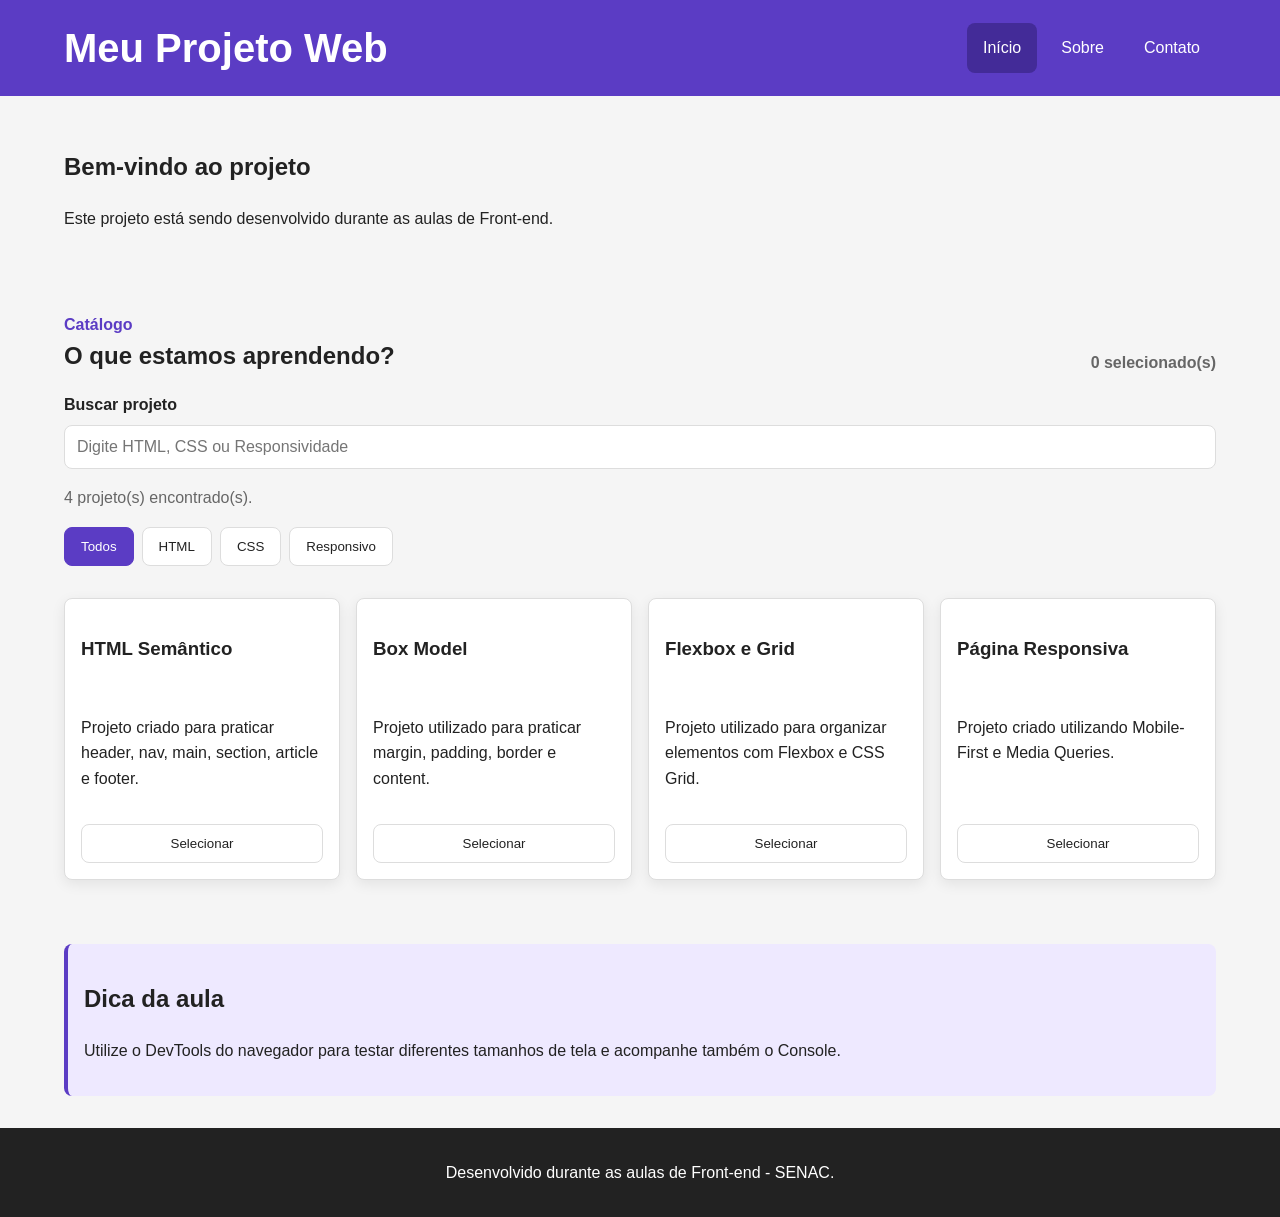
<file: index.html>
<!DOCTYPE html>
<html lang="pt-BR">

<head>
    <meta charset="UTF-8">

    <meta
        name="viewport"
        content="width=device-width, initial-scale=1.0"
    >

    <title>Início - Meu Projeto Web</title>

    <link rel="stylesheet" href="css/style.css">

    <script src="js/app.js" defer></script>
</head>

<body>

    <header class="cabecalho">

        <div class="container cabecalho-conteudo">

            <h1>Meu Projeto Web</h1>

            <nav
                class="nav"
                aria-label="Navegação principal"
            >

                <a
                    class="ativo"
                    href="index.html"
                    aria-current="page"
                >
                    Início
                </a>

                <a href="sobre.html">
                    Sobre
                </a>

                <a href="contato.html">
                    Contato
                </a>

            </nav>

        </div>

    </header>


    <main class="container">

        <section class="secao">

            <h2>Bem-vindo ao projeto</h2>

            <p>
                Este projeto está sendo desenvolvido
                durante as aulas de Front-end.
            </p>

        </section>


        <section
            id="projetos"
            class="secao"
        >

            <div class="secao-cabecalho">

                <div>
                    <p class="tag">Catálogo</p>
                    <h2>O que estamos aprendendo?</h2>
                </div>

                <span
                    id="contador-selecionados"
                    class="contador-projetos"
                >
                    0 selecionado(s)
                </span>

            </div>


            <div class="campo-busca">

                <label for="busca">
                    Buscar projeto
                </label>

                <input
                    type="search"
                    id="busca"
                    placeholder="Digite HTML, CSS ou Responsividade"
                >

            </div>


            <p
                id="status"
                class="status"
                role="status"
                aria-live="polite"
            >
                4 projetos encontrados.
            </p>


            <div
                class="filtros"
                aria-label="Filtros do catálogo"
            >

                <button
                    type="button"
                    class="btn-filtro ativo"
                    data-filtro="todos"
                >
                    Todos
                </button>

                <button
                    type="button"
                    class="btn-filtro"
                    data-filtro="html"
                >
                    HTML
                </button>

                <button
                    type="button"
                    class="btn-filtro"
                    data-filtro="css"
                >
                    CSS
                </button>

                <button
                    type="button"
                    class="btn-filtro"
                    data-filtro="responsivo"
                >
                    Responsivo
                </button>

            </div>


            <div
                id="lista-projetos"
                class="grid-cards"
            >

                <article
                    class="card projeto-card"
                    data-id="html-semantico"
                    data-categoria="html"
                >

                    <h3>HTML Semântico</h3>

                    <p>
                        Projeto criado para praticar
                        header, nav, main, section,
                        article e footer.
                    </p>

                    <button
                        type="button"
                        class="btn-selecionar"
                        aria-pressed="false"
                    >
                        Selecionar
                    </button>

                </article>


                <article
                    class="card projeto-card"
                    data-id="box-model"
                    data-categoria="css"
                >

                    <h3>Box Model</h3>

                    <p>
                        Projeto utilizado para praticar
                        margin, padding, border e content.
                    </p>

                    <button
                        type="button"
                        class="btn-selecionar"
                        aria-pressed="false"
                    >
                        Selecionar
                    </button>

                </article>


                <article
                    class="card projeto-card"
                    data-id="flex-grid"
                    data-categoria="css"
                >

                    <h3>Flexbox e Grid</h3>

                    <p>
                        Projeto utilizado para organizar
                        elementos com Flexbox e CSS Grid.
                    </p>

                    <button
                        type="button"
                        class="btn-selecionar"
                        aria-pressed="false"
                    >
                        Selecionar
                    </button>

                </article>


                <article
                    class="card projeto-card"
                    data-id="responsivo"
                    data-categoria="responsivo"
                >

                    <h3>Página Responsiva</h3>

                    <p>
                        Projeto criado utilizando
                        Mobile-First e Media Queries.
                    </p>

                    <button
                        type="button"
                        class="btn-selecionar"
                        aria-pressed="false"
                    >
                        Selecionar
                    </button>

                </article>

            </div>

        </section>


        <aside class="aviso">

            <h2>Dica da aula</h2>

            <p>
                Utilize o DevTools do navegador para
                testar diferentes tamanhos de tela
                e acompanhe também o Console.
            </p>

        </aside>

    </main>


    <footer class="rodape">

        <div class="container">

            <p>
                Desenvolvido durante as aulas
                de Front-end - SENAC.
            </p>

        </div>

    </footer>

</body>
</html>
</file>
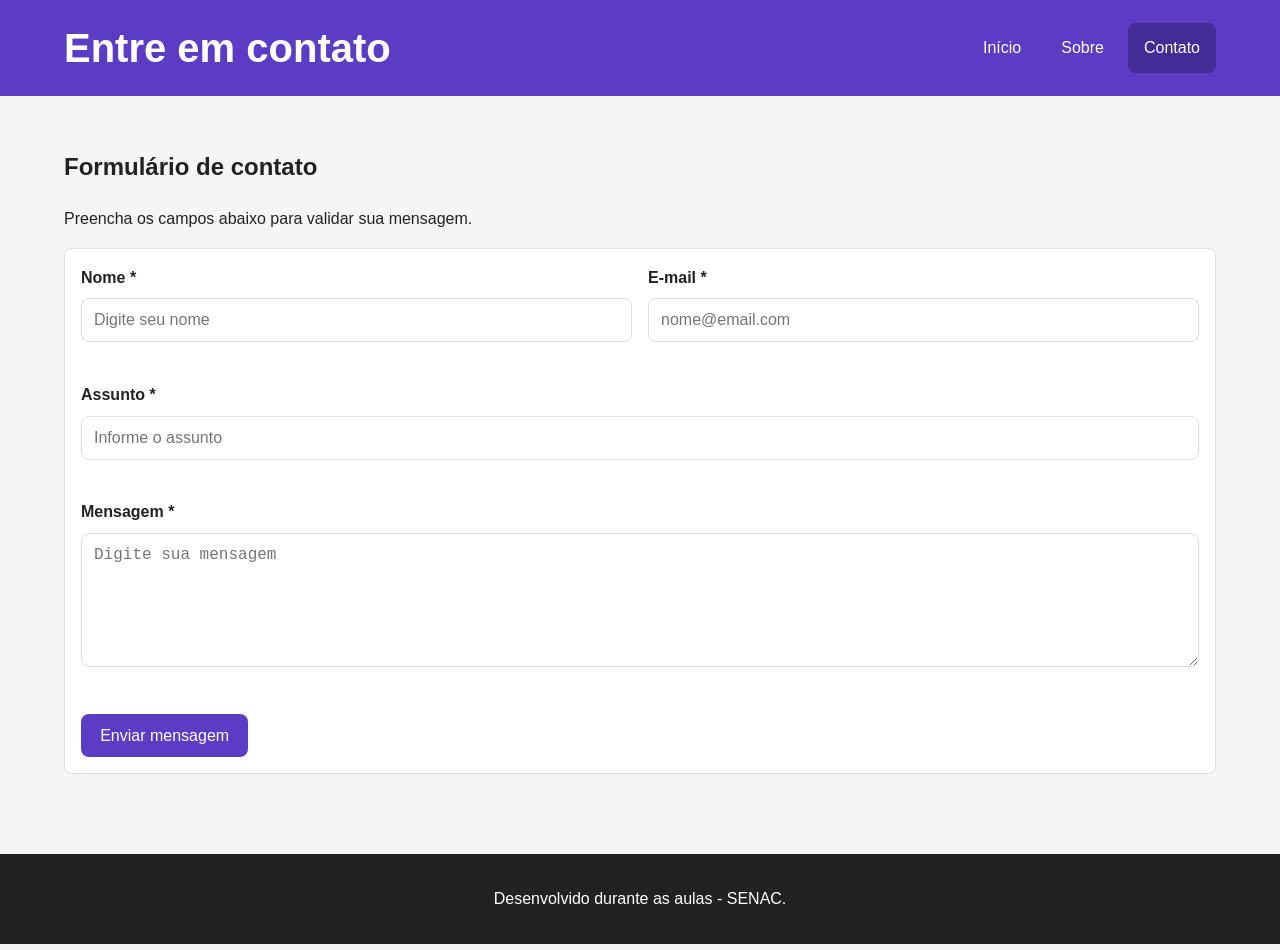
<file: contato.html>
<!DOCTYPE html>
<html lang="pt-BR">

<head>
    <meta charset="UTF-8">

    <meta
        name="viewport"
        content="width=device-width, initial-scale=1.0"
    >

    <title>Contato - Meu Projeto</title>

    <link rel="stylesheet" href="css/style.css">

    <script src="js/contato.js" defer></script>
</head>

<body>

    <header class="cabecalho">

        <div class="container cabecalho-conteudo">

            <h1>Entre em contato</h1>

            <nav
                class="nav"
                aria-label="Navegação principal"
            >

                <a href="index.html">
                    Início
                </a>

                <a href="sobre.html">
                    Sobre
                </a>

                <a
                    class="ativo"
                    href="contato.html"
                    aria-current="page"
                >
                    Contato
                </a>

            </nav>

        </div>

    </header>


    <main class="container">

        <section class="secao">

            <h2>Formulário de contato</h2>

            <p>
                Preencha os campos abaixo para
                validar sua mensagem.
            </p>


            <form
                id="form-contato"
                class="formulario"
                novalidate
            >

                <div class="form-row">

                    <div class="campo">

                        <label for="nome">
                            Nome *
                        </label>

                        <input
                            type="text"
                            id="nome"
                            name="nome"
                            autocomplete="name"
                            placeholder="Digite seu nome"
                            aria-describedby="erro-nome"
                            required
                        >

                        <small
                            id="erro-nome"
                            class="mensagem-erro"
                        ></small>

                    </div>


                    <div class="campo">

                        <label for="email">
                            E-mail *
                        </label>

                        <input
                            type="email"
                            id="email"
                            name="email"
                            autocomplete="email"
                            placeholder="nome@email.com"
                            aria-describedby="erro-email"
                            required
                        >

                        <small
                            id="erro-email"
                            class="mensagem-erro"
                        ></small>

                    </div>

                </div>


                <div class="campo">

                    <label for="assunto">
                        Assunto *
                    </label>

                    <input
                        type="text"
                        id="assunto"
                        name="assunto"
                        placeholder="Informe o assunto"
                        aria-describedby="erro-assunto"
                        required
                    >

                    <small
                        id="erro-assunto"
                        class="mensagem-erro"
                    ></small>

                </div>


                <div class="campo">

                    <label for="mensagem">
                        Mensagem *
                    </label>

                    <textarea
                        id="mensagem"
                        name="mensagem"
                        rows="6"
                        placeholder="Digite sua mensagem"
                        aria-describedby="erro-mensagem"
                        required
                    ></textarea>

                    <small
                        id="erro-mensagem"
                        class="mensagem-erro"
                    ></small>

                </div>


                <button
                    class="btn"
                    type="submit"
                >
                    Enviar mensagem
                </button>

            </form>


            <p
                id="status-formulario"
                class="status-formulario"
                role="status"
                aria-live="polite"
            ></p>

        </section>

    </main>


    <footer class="rodape">

        <div class="container">

            <p>
                Desenvolvido durante as aulas -
                SENAC.
            </p>

        </div>

    </footer>

</body>
</html>
</file>
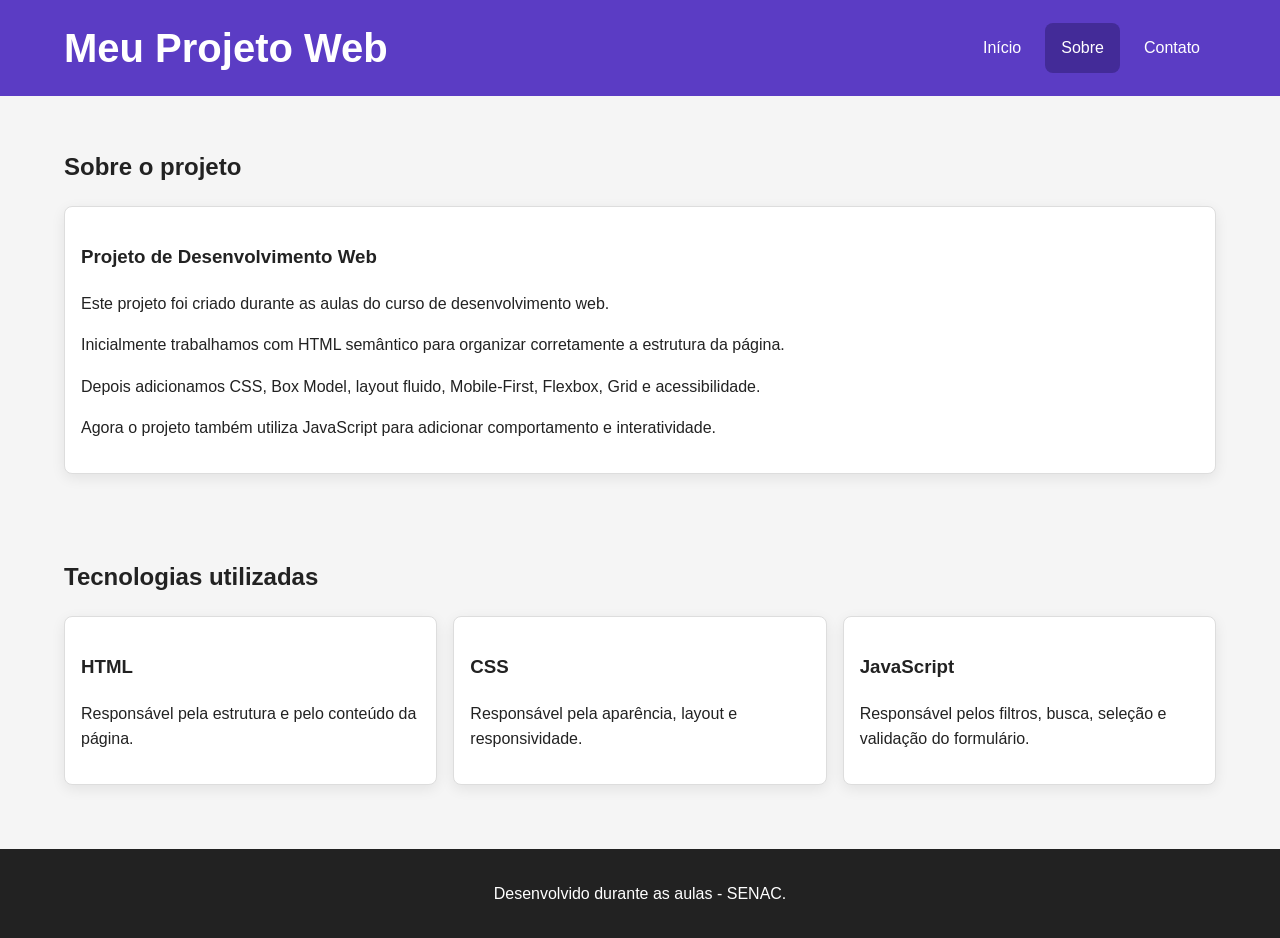
<file: sobre.html>
<!DOCTYPE html>
<html lang="pt-BR">

<head>
    <meta charset="UTF-8">

    <meta
        name="viewport"
        content="width=device-width, initial-scale=1.0"
    >

    <title>Sobre - Meu Projeto</title>

    <link rel="stylesheet" href="css/style.css">

    <script src="js/app.js" defer></script>
</head>

<body>

    <header class="cabecalho">

        <div class="container cabecalho-conteudo">

            <h1>Meu Projeto Web</h1>

            <nav
                class="nav"
                aria-label="Navegação principal"
            >

                <a href="index.html">
                    Início
                </a>

                <a
                    class="ativo"
                    href="sobre.html"
                    aria-current="page"
                >
                    Sobre
                </a>

                <a href="contato.html">
                    Contato
                </a>

            </nav>

        </div>

    </header>


    <main class="container">

        <section class="secao">

            <h2>Sobre o projeto</h2>

            <article class="card">

                <h3>Projeto de Desenvolvimento Web</h3>

                <p>
                    Este projeto foi criado durante as
                    aulas do curso de desenvolvimento web.
                </p>

                <p>
                    Inicialmente trabalhamos com HTML
                    semântico para organizar corretamente
                    a estrutura da página.
                </p>

                <p>
                    Depois adicionamos CSS, Box Model,
                    layout fluido, Mobile-First,
                    Flexbox, Grid e acessibilidade.
                </p>

                <p>
                    Agora o projeto também utiliza
                    JavaScript para adicionar
                    comportamento e interatividade.
                </p>

            </article>

        </section>


        <section class="secao">

            <h2>Tecnologias utilizadas</h2>

            <div class="grid-cards">

                <article class="card">

                    <h3>HTML</h3>

                    <p>
                        Responsável pela estrutura
                        e pelo conteúdo da página.
                    </p>

                </article>

                <article class="card">

                    <h3>CSS</h3>

                    <p>
                        Responsável pela aparência,
                        layout e responsividade.
                    </p>

                </article>

                <article class="card">

                    <h3>JavaScript</h3>

                    <p>
                        Responsável pelos filtros,
                        busca, seleção e validação
                        do formulário.
                    </p>

                </article>

            </div>

        </section>

    </main>


    <footer class="rodape">

        <div class="container">

            <p>
                Desenvolvido durante as aulas -
                SENAC.
            </p>

        </div>

    </footer>

</body>
</html>
</file>
<file: css/style.css>
/* =====================================
   CONFIGURAÇÕES GERAIS
===================================== */

*,
*::before,
*::after {
    box-sizing: border-box;
}


/* =====================================
   VARIÁVEIS
===================================== */

:root {
    --cor-primaria: #5b3cc4;
    --cor-secundaria: #432b98;

    --cor-fundo: #f5f5f5;
    --cor-card: #ffffff;

    --cor-texto: #222222;
    --cor-texto-suave: #666666;
    --cor-texto-claro: #ffffff;

    --cor-borda: #dddddd;
    --cor-destaque: #eee9ff;
    --cor-foco: #ffbf47;

    --cor-erro: #b00020;
    --cor-sucesso: #146c2e;

    --espacamento-pequeno: 0.5rem;
    --espacamento-medio: 1rem;
    --espacamento-grande: 2rem;
    --espacamento-extra: 3rem;

    --raio-borda: 8px;

    --sombra-card:
        0 4px 14px rgba(0, 0, 0, 0.08);
}


/* =====================================
   BODY
===================================== */

body {
    margin: 0;

    background-color: var(--cor-fundo);
    color: var(--cor-texto);

    font-family:
        Arial,
        Helvetica,
        sans-serif;

    line-height: 1.6;
}


/* =====================================
   ELEMENTOS GERAIS
===================================== */

img {
    display: block;
    max-width: 100%;
}

h1 {
    font-size:
        clamp(
            1.5rem,
            5vw,
            2.5rem
        );
}

a {
    color: inherit;
}


/* =====================================
   CONTAINER
===================================== */

.container {
    width: 90%;
    max-width: 1200px;

    margin: 0 auto;
}


/* =====================================
   CABEÇALHO
===================================== */

.cabecalho {
    padding:
        var(--espacamento-medio)
        0;

    background-color:
        var(--cor-primaria);

    color:
        var(--cor-texto-claro);
}

.cabecalho h1 {
    margin: 0;
}

.cabecalho-conteudo {
    display: flex;
    flex-direction: column;

    gap:
        var(--espacamento-medio);
}


/* =====================================
   NAVEGAÇÃO
===================================== */

.nav {
    display: flex;
    flex-direction: column;

    gap:
        var(--espacamento-pequeno);
}

.nav a {
    padding:
        0.75rem
        1rem;

    color:
        var(--cor-texto-claro);

    text-decoration: none;

    border-radius:
        var(--raio-borda);
}

.nav a:hover,
.nav .ativo {
    background-color:
        var(--cor-secundaria);
}


/* =====================================
   SEÇÕES
===================================== */

.secao {
    padding:
        var(--espacamento-grande)
        0;
}

.secao-cabecalho {
    display: flex;
    flex-direction: column;

    gap:
        var(--espacamento-medio);

    margin-bottom:
        var(--espacamento-medio);
}

.secao-cabecalho h2 {
    margin: 0;
}

.contador-projetos {
    color:
        var(--cor-texto-suave);

    font-weight: bold;
}

.tag {
    margin: 0;

    color:
        var(--cor-primaria);

    font-weight: bold;
}


/* =====================================
   GRID / CARDS
===================================== */

.grid-cards {
    display: grid;

    grid-template-columns:
        repeat(
            auto-fit,
            minmax(220px, 1fr)
        );

    gap:
        var(--espacamento-medio);
}

.card {
    padding:
        var(--espacamento-medio);

    background-color:
        var(--cor-card);

    border:
        1px solid
        var(--cor-borda);

    border-radius:
        var(--raio-borda);

    box-shadow:
        var(--sombra-card);
}

.projeto-card {
    display: flex;
    flex-direction: column;

    gap:
        var(--espacamento-medio);

    transition:
        transform
        0.2s;
}

.projeto-card:hover {
    transform:
        translateY(-4px);
}

.projeto-card.selecionado {
    border:
        2px solid
        var(--cor-primaria);
}


/* =====================================
   AVISO
===================================== */

.aviso {
    margin:
        var(--espacamento-grande)
        0;

    padding:
        var(--espacamento-medio);

    background-color:
        var(--cor-destaque);

    border-left:
        4px solid
        var(--cor-primaria);

    border-radius:
        var(--raio-borda);
}


/* =====================================
   BUSCA / FILTROS - AULA 07
===================================== */

.campo-busca {
    margin-bottom:
        var(--espacamento-medio);
}

.campo-busca label {
    display: block;

    margin-bottom:
        var(--espacamento-pequeno);

    font-weight: bold;
}

.campo-busca input {
    width: 100%;

    padding:
        0.75rem;

    border:
        1px solid
        var(--cor-borda);

    border-radius:
        var(--raio-borda);

    font-size: 1rem;
}

.status {
    margin:
        0
        0
        var(--espacamento-medio);

    color:
        var(--cor-texto-suave);
}

.filtros {
    display: flex;
    flex-wrap: wrap;

    gap:
        var(--espacamento-pequeno);

    margin-bottom:
        var(--espacamento-grande);
}

.btn-filtro,
.btn-selecionar {
    padding:
        0.7rem
        1rem;

    border:
        1px solid
        var(--cor-borda);

    border-radius:
        var(--raio-borda);

    background-color:
        var(--cor-card);

    color:
        var(--cor-texto);

    cursor: pointer;
}

.btn-filtro:hover,
.btn-filtro.ativo,
.btn-selecionar:hover,
.btn-selecionar[aria-pressed="true"] {
    background-color:
        var(--cor-primaria);

    color:
        var(--cor-texto-claro);

    border-color:
        var(--cor-primaria);
}

.btn-selecionar {
    margin-top: auto;
}

.escondido {
    display: none;
}


/* =====================================
   FORMULÁRIO
===================================== */

.formulario {
    padding:
        var(--espacamento-medio);

    background-color:
        var(--cor-card);

    border:
        1px solid
        var(--cor-borda);

    border-radius:
        var(--raio-borda);
}

.form-row {
    display: grid;

    grid-template-columns:
        1fr;

    gap:
        var(--espacamento-medio);
}

.campo {
    margin-bottom:
        var(--espacamento-medio);
}

.campo label {
    display: block;

    margin-bottom:
        var(--espacamento-pequeno);

    font-weight: bold;
}

.campo input,
.campo textarea,
.campo select {
    width: 100%;

    padding:
        0.75rem;

    border:
        1px solid
        var(--cor-borda);

    border-radius:
        var(--raio-borda);

    font-size:
        1rem;
}

.campo textarea {
    resize: vertical;
}


/* =====================================
   BOTÃO PRINCIPAL
===================================== */

.btn {
    width: 100%;

    padding:
        0.8rem
        1.2rem;

    border: none;

    border-radius:
        var(--raio-borda);

    background-color:
        var(--cor-primaria);

    color:
        var(--cor-texto-claro);

    font-size:
        1rem;

    cursor:
        pointer;
}

.btn:hover {
    background-color:
        var(--cor-secundaria);
}


/* =====================================
   VALIDAÇÃO - AULA 08
===================================== */

.mensagem-erro {
    display: block;

    min-height:
        1.3em;

    margin-top:
        0.3rem;

    color:
        var(--cor-erro);

    font-size:
        0.9rem;
}

.campo input.erro,
.campo textarea.erro {
    border-color:
        var(--cor-erro);
}

.status-formulario {
    margin-top:
        var(--espacamento-medio);

    font-weight:
        bold;
}

.status-formulario.sucesso {
    color:
        var(--cor-sucesso);
}

.status-formulario.erro {
    color:
        var(--cor-erro);
}


/* =====================================
   FOCO VISÍVEL / ACESSIBILIDADE
===================================== */

a:focus-visible,
button:focus-visible,
input:focus-visible,
textarea:focus-visible,
select:focus-visible {
    outline:
        3px solid
        var(--cor-foco);

    outline-offset:
        3px;
}


/* =====================================
   RODAPÉ
===================================== */

.rodape {
    margin-top:
        var(--espacamento-grande);

    padding:
        var(--espacamento-medio)
        0;

    background-color:
        #222222;

    color:
        var(--cor-texto-claro);

    text-align:
        center;
}


/* =====================================
   TABLET
===================================== */

@media (min-width: 768px) {

    .cabecalho-conteudo {
        flex-direction:
            row;

        justify-content:
            space-between;

        align-items:
            center;
    }

    .nav {
        flex-direction:
            row;
    }

    .secao-cabecalho {
        flex-direction:
            row;

        justify-content:
            space-between;

        align-items:
            end;
    }

    .form-row {
        grid-template-columns:
            repeat(2, 1fr);
    }

    .btn {
        width:
            auto;
    }
}
</file>
